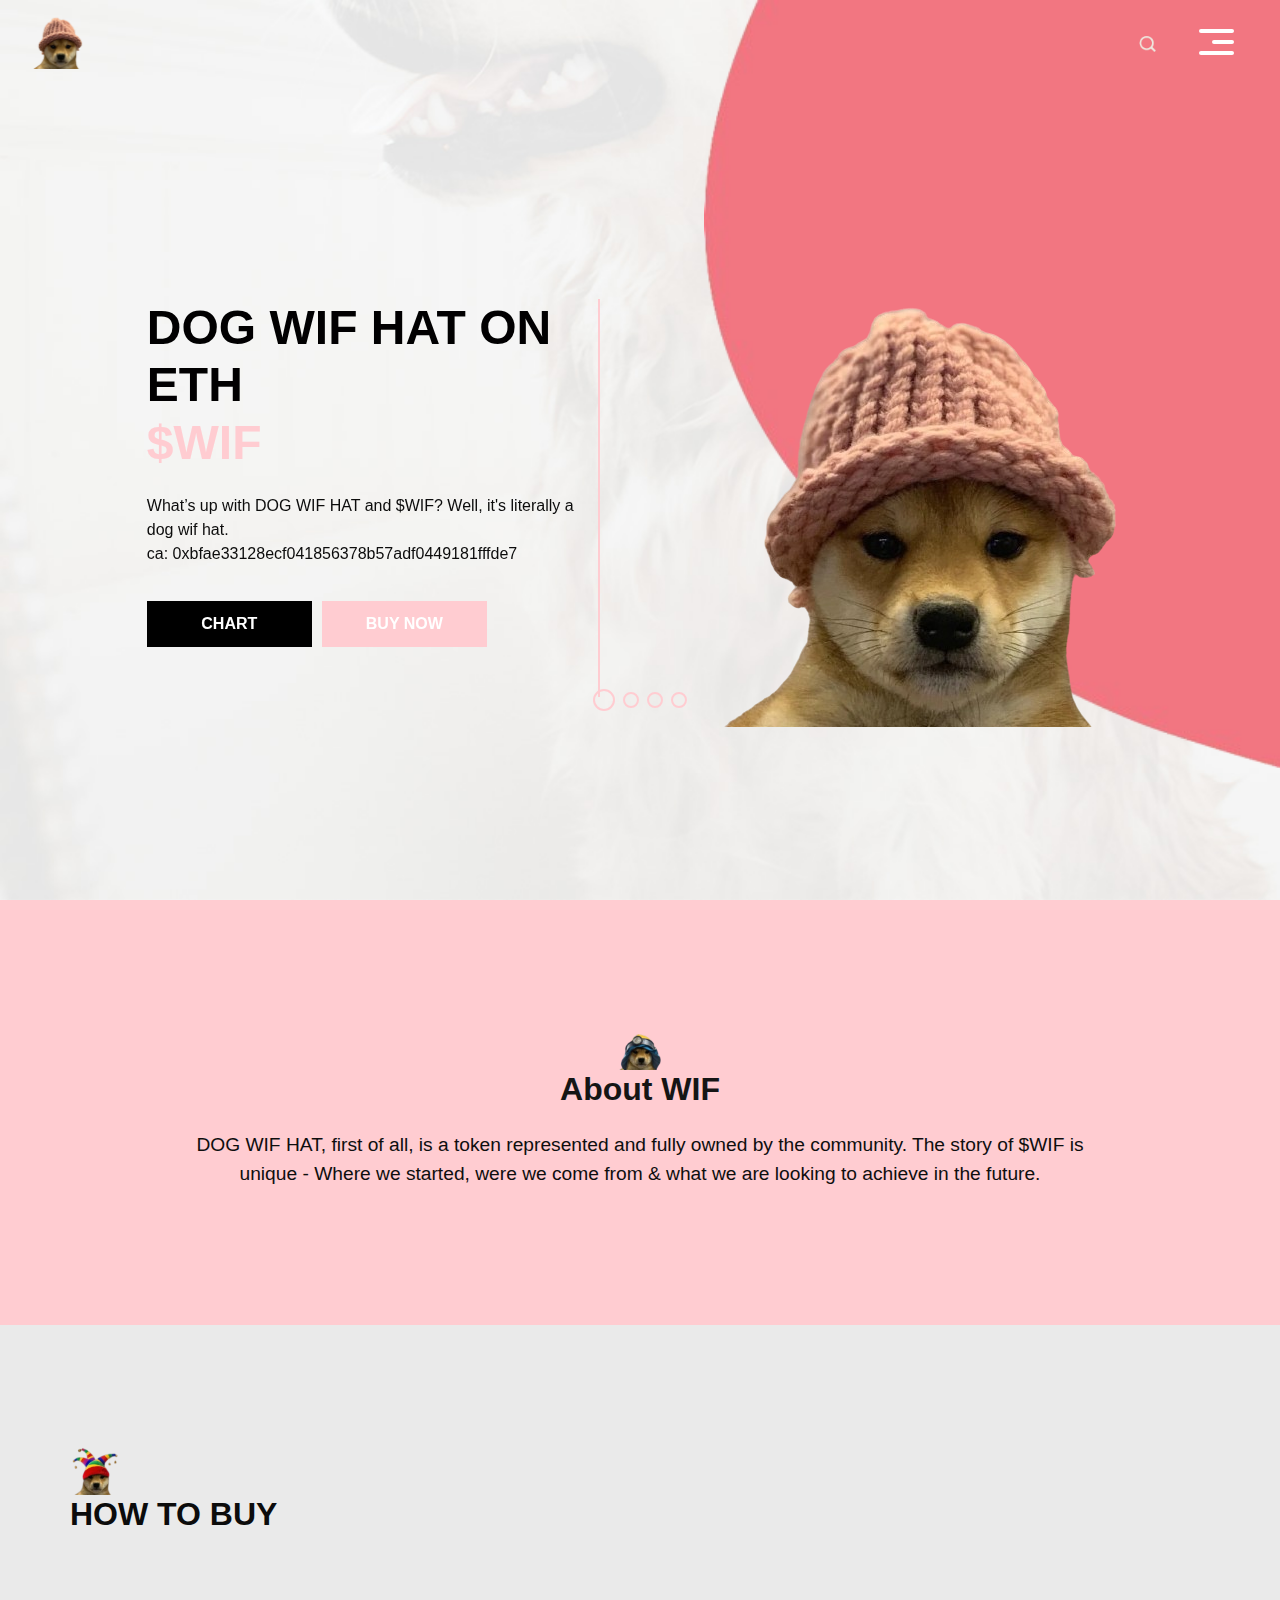
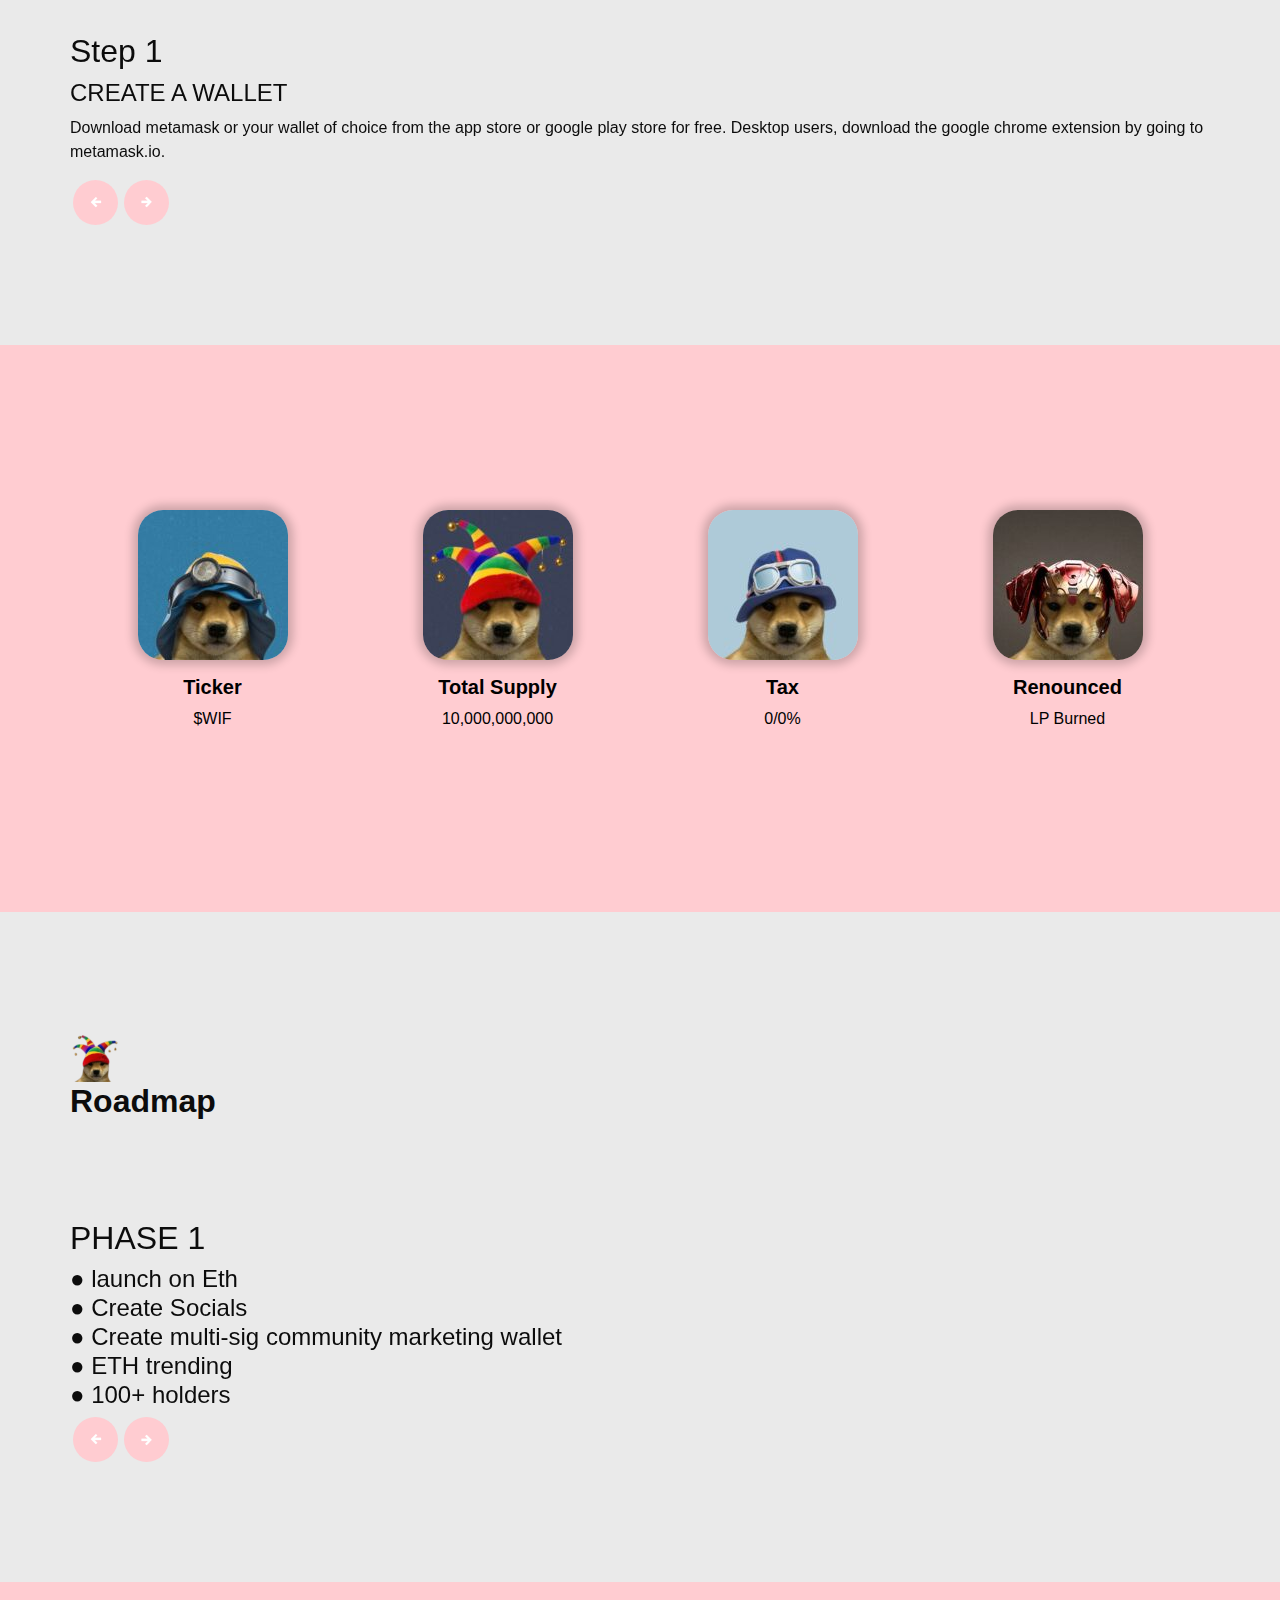
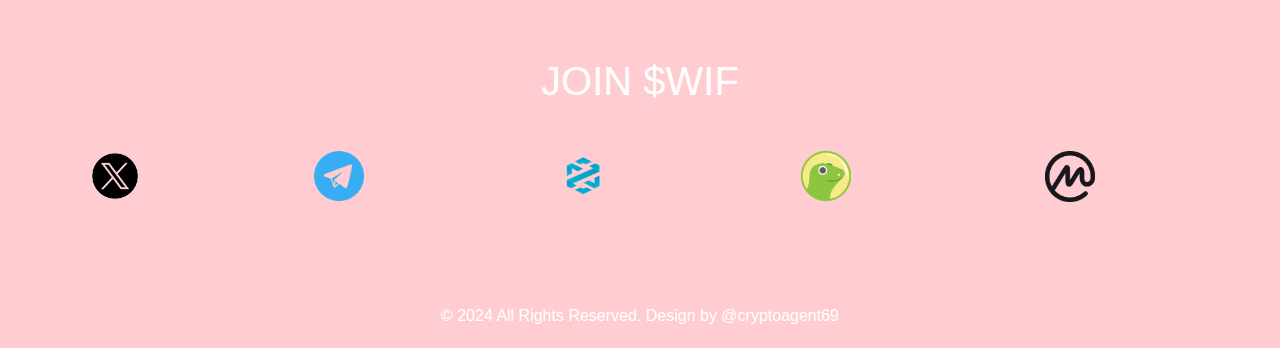
<file: index2.html>
<!DOCTYPE html>
<html>

<head>
  <!-- Basic -->
  <meta charset="utf-8" />
  <meta http-equiv="X-UA-Compatible" content="IE=edge" />
  <!-- Mobile Metas -->
  <meta name="viewport" content="width=device-width, initial-scale=1, shrink-to-fit=no" />
  <!-- Site Metas -->
  <meta name="keywords" content="" />
  <meta name="description" content="" />
  <meta name="author" content="" />
  <link rel="icon" href="images/logo-tr.png">
  <title>DOGWIF ETH</title>

  <!-- bootstrap core css -->
  <link rel="stylesheet" type="text/css" href="css/bootstrap.css" />

  <!-- fonts style -->
 
  <link href="https://unpkg.com/aos@2.3.1/dist/aos.css" rel="stylesheet">
  <link rel="stylesheet" href="https://cdnjs.cloudflare.com/ajax/libs/font-awesome/6.4.2/css/all.min.css">
  <link href="https://fonts.googleapis.com/css?family=Open+Sans|Poppins:400,700&display=swap" rel="stylesheet">
  <!-- Custom styles for this template -->
  <link href="css/style.css" rel="stylesheet" />
  <!-- responsive style -->
  <link href="css/responsive.css" rel="stylesheet" />
</head>

<body>
  <div class="hero_area ">
    <!-- header section strats -->
    <header class="header_section">
      <div class="container-fluid">
        <nav class="navbar navbar-expand-lg custom_nav-container">
          <a class="navbar-brand" href="index.html">
            <img src="images/logo-tr.png" alt="">
          </a>
          <div class="" id="">
            <div class="User_option">
              <form class="form-inline my-2  mb-3 mb-lg-0">
                <input type="search" placeholder="Search">
                <button class="btn   my-sm-0 nav_search-btn" type="submit"></button>
              </form>
            </div>

            <div class="custom_menu-btn">
              <button onclick="openNav()">
                <span class="s-1">

                </span>
                <span class="s-2">

                </span>
                <span class="s-3">

                </span>
              </button>
            </div>
            <div id="myNav" class="overlay">
              <div class="overlay-content">
                <a href="index.html">Home</a>
                <a href=#about >About</a>
                <a href=#join>socials</a>
              </div>
            </div>
          </div>
        </nav>
      </div>
    </header>
    <!-- end header section -->
    <!-- slider section -->
    <section class="slider_section">
      <div id="carouselExampleIndicators" class="carousel slide" data-ride="carousel">
        <ol class="carousel-indicators">
          <li data-target="#carouselExampleIndicators" data-slide-to="0" class="active"></li>
          <li data-target="#carouselExampleIndicators" data-slide-to="1"></li>
          <li data-target="#carouselExampleIndicators" data-slide-to="2"></li>
          <li data-target="#carouselExampleIndicators" data-slide-to="3"></li>
        </ol>
        <div class="carousel-inner">
          <div class="carousel-item active">
            <div class="container-fluid">
              <div class="row">
                <div class="col-md-5 offset-md-1">
                  <div class="detail-box">
                    <div class="number">
                      <h5>
                        
                      </h5>
                    </div>
                    <h1>
                      DOG WIF HAT ON ETH<br>
                      <span>
                        $WIF
                      </span>
                    </h1>
                    <p>
                      What’s up with DOG WIF HAT and $WIF? Well, it's literally a dog wif hat. <br>
                      ca:  0xbfae33128ecf041856378b57adf0449181fffde7
                    </p>
                    <div class="btn-box">
                      <a href="https://www.dextools.io/app/en/ether/pair-explorer/0x64571ea88c809abeea5ddbeb7427ef37f87946d0?t=1715587249227" class="btn-1">
                        CHART
                      </a>
                      <a href="https://app.uniswap.org/swap?outputCurrency=0xbfae33128ecf041856378b57adf0449181fffde7" class="btn-2">
                        BUY NOW
                      </a>
                    </div>
                  </div>
                </div>
                <div class="col-md-6">
                  <div class="img-box">
                    <img src="images/logo-tr.png" alt="">
                  </div>
                </div>
              </div>
            </div>
          </div>
          <div class="carousel-item">
            <div class="container-fluid">
              <div class="row">
                <div class="col-md-5 offset-md-1">
                  <div class="detail-box">
                    <div class="number">
                      <iframe id="dextools-widget"
                      title="DEXTools Trading Chart"
                      width="500" height="400"
                      src="https://www.dextools.io/widget-chart/en/ether/pe-light/0x64571ea88c809abeea5ddbeb7427ef37f87946d0?theme=light&chartType=2&chartResolution=30&drawingToolbars=false"></iframe>
                    </div>
                  </div>
                </div>
                <div class="col-md-6">
                  <div class="img-box">
                    <img src="images/blue-hat.png" alt="">
                  </div>
                </div>
              </div>
            </div>
          </div>
          <div class="carousel-item">
            <div class="container-fluid">
              <div class="row">
                <div class="col-md-5 offset-md-1">
                  <div class="detail-box">
                    <div class="number">
                      <h5>
                        
                      </h5>
                    </div>
                    <h1>
                      DOG WIF HAT ON ETH<br>
                      <span>
                        $WIF
                      </span>
                    </h1>
                    <p>
                      What’s up with DOG WIF HAT and $WIF? Well, it's literally a dog wif hat. <br>
                      ca:  0xbfae33128ecf041856378b57adf0449181fffde7
                    </p>
                    <div class="btn-box">
                      <a href="https://www.dextools.io/app/en/ether/pair-explorer/0x64571ea88c809abeea5ddbeb7427ef37f87946d0?t=1715587249227" class="btn-1">
                        CHART
                      </a>
                      <a href="https://app.uniswap.org/swap?outputCurrency=0xbfae33128ecf041856378b57adf0449181fffde7" class="btn-2">
                        BUY NOW
                      </a>
                    </div>
                  </div>
                </div>
                <div class="col-md-6">
                  <div class="img-box">
                    <img src="images/logo-tr.png" alt="">
                  </div>
                </div>
              </div>
            </div>
          </div>
          <div class="carousel-item">
            <div class="container-fluid">
              <div class="row">
                <div class="col-md-5 offset-md-1">
                  <div class="detail-box">
                    <div class="number">
                      <blockquote class="twitter-tweet" ><p lang="in" dir="ltr">TG: <a href="https://t.co/mbJBpgXsop">https://t.co/mbJBpgXsop</a><br><br>CA:<br>0xbfae33128ecf041856378b57adf0449181fffde7<a href="https://t.co/mbJBpgXsop">https://t.co/mbJBpgXsop</a></p>&mdash; WIFCOIN_ETH (@WIFCOIN_ETH) <a href="https://twitter.com/WIFCOIN_ETH/status/1789854985473126668?ref_src=twsrc%5Etfw">May 13, 2024</a></blockquote> <script async src="https://platform.twitter.com/widgets.js" charset="utf-8"></script> 
                    </div>
                  </div>
                </div>
                <div class="col-md-6">
                  <div class="img-box">
                    <img src="images/blue-hat.png" alt="">
                  </div>
                </div>
              </div>
            </div>
          </div>
        </div>
      </div>

    </section>
    <!-- end slider section -->
  </div>

  <!-- about section -->

  <section class="about_section layout_padding">
    <div class="container">
      <div class="detail-box">
        <div class="heading_container">
          <img src="images/dog1-tr.png" alt="" id="about">
          <h2>
            About WIF
          </h2>
        </div>
        <p>
          DOG WIF HAT, first of all, is a token represented and fully owned by the community.

          The story of $WIF is unique - Where we started, were we come from & what we are looking to achieve in the future. 
        </p>
       
      </div>
    </div>
  </section>

  <!-- end about section -->
  <!-- client section -->

  <section class="client_section layout_padding">
    <div class="container">
      <div class="heading_container">
        <img src="images/dog-2-tr.png" alt="">
        <h2>
          HOW TO BUY
        </h2>
        <p>
          
        </p>
      </div>
      <div id="carouselExampleControls1" class="carousel slide" data-ride="carousel">
        <div class="carousel-inner">
          <div class="carousel-item active">
            <div class="box">
              
                
              </div>
              <div class="detail-box">
                <h2>Step 1</h2>
                <h4>
                   CREATE A WALLET
                </h4>
                <p>
                  Download metamask or your wallet of choice from the app store or google play store for free. Desktop users, download the google chrome extension by going to metamask.io.
                </p>
               
              
            </div>
          </div>
          <div class="carousel-item">
            <div class="box">
             
              <div class="detail-box">
                <h2>Step 2</h2>
                <h4>
                  Get Some ETH
                </h4>
                <p>
                  Have ETH in your wallet to switch to $WIF. If you don't have any ETH, you can buy directly on metamask, transfer from another wallet, or buy on another exchange and send it
to your wallet.
                </p>
                
              </div>
            </div>
          </div>
          <div class="carousel-item">
            <div class="box">
             
              <div class="detail-box">
                <h2>Step 3</h2>
                <h4>
                 Go to Uniswap
                </h4>
                <p>
                  connect to Uniswap. Go to app.uniswap.org in google chrome or on the browser inside your Metamask app. Connect your wallet. Paste the
$WIF token address into Uniswap, select $WIF, and confirm. When Metamask prompts you for a wallet signature, sign.
                </p>
                
              </div>
            </div>
          </div>
        </div>
        <div class="carousel_btn-box">
          <a class="carousel-control-prev" href="#carouselExampleControls1" role="button" data-slide="prev">
            <span class="sr-only">Previous</span>
          </a>
          <a class="carousel-control-next" href="#carouselExampleControls1" role="button" data-slide="next">
            <span class="sr-only">Next</span>
          </a>
        </div>
      </div>
    </div>
  </section>

  <!-- end client section -->
  
  <!-- animal section -->

  <section class="animal_section layout_padding">
    <div class="container">
      <div class="animal_container">
        <div class="box b1">
          <div class="img-box">
            <img src="images/dog-1.jpeg" alt="">
          </div>
          <div class="detail-box">
            <h5>
             Ticker
            </h5>
            <p>
            $WIF 
            </p>
          </div>
        </div>
        <div class="box b2">
          <div class="img-box">
            <img src="images/dog-2.jpeg" alt="">
          </div>
          <div class="detail-box">
            <h5>
              Total Supply
            </h5>
            <p>
              10,000,000,000
            </p>
          </div>
        </div>
        <div class="box b1">
          <div class="img-box">
            <img src="images/dog-3.jpg" alt="">
          </div>
          <div class="detail-box">
            <h5>
              Tax
            </h5>
            <p>
              0/0%
            </p>
          </div>
        </div>
        <div class="box b2">
          <div class="img-box">
            <img src="images/dog-4.jpeg" alt="">
          </div>
          <div class="detail-box">
            <h5>
              Renounced
            </h5>
            <p>
              LP Burned
            </p>
          </div>
        </div>
      </div>
    </div>
  </section>

  <!-- end animal section -->





  

<!-- Roadmap  section -->

<section class="rm_section layout_padding">
  <div class="container">
    <div class="heading_container">
      <img src="images/dog-2-tr.png" alt="">
      <h2>
        Roadmap
      </h2>
      <p>
        
      </p>
    </div>
    <div id="carouselExampleControls" class="carousel slide" data-ride="carousel">
      <div class="carousel-inner">
        <div class="carousel-item active">
          <div class="box">
            
              
            </div>
            <div class="detail-box">
              <h2>PHASE 1</h2>
              <h4>
                &#9679 launch on Eth <br>
                &#9679 Create Socials <br>
                &#9679 Create multi-sig community marketing wallet <br>
                &#9679 ETH trending <br>
                &#9679 100+ holders <br>
              </h4>
              
             
            
          </div>
        </div>
        <div class="carousel-item">
          <div class="box">
           
            <div class="detail-box">
              <h2>PHASE 2</h2>
              <h4>
                &#9679 coingecko and coinmarketcap listing <br>
                &#9679 1000+ holders <br>
                &#9679 Trending everywhere <br>
                &#9679 Kill first zero <br>
              </h4>
             
              
            </div>
          </div>
        </div>
        <div class="carousel-item">
          <div class="box">
           
            <div class="detail-box">
              <h2>PHASE 3</h2>
              <h4>
                &#9679 Kill second zero <br>
                &#9679 Go shopping and buy more dwag hats <br>
              </h4>
           
              
            </div>
          </div>
        </div>
      </div>
      <div class="carousel_btn-box">
        <a class="carousel-control-prev" href="#carouselExampleControls" role="button" data-slide="prev">
          <span class="sr-only">Previous</span>
        </a>
        <a class="carousel-control-next" href="#carouselExampleControls" role="button" data-slide="next">
          <span class="sr-only">Next</span>
        </a>
      </div>
    </div>
  </div>
</section>

<!-- end client section -->



  <!-- info section -->
  <section class="info_section " id="join">
    <div class="container ">
      <div class="row align-items-center justify-content-between">
          <div class="container ">
              <div class="d-flex align-items-center justify-content-center">
                  <h1 class="te">JOIN $WIF<br></h1>
              </div>
          </div>


          <div class=" col-md-2">
              <div class="home-heading ">
                  <main id="infographic">
                      <section id="text-h">
                          <article data-step="8">
                              <header class="d-flex align-items-center  bg-opacity-10">
                                  <a href="https://twitter.com/WIFCOIN_ETH" target="_blank"><i class=" fa-flip"
                                          ><img src="images/x.png" width="90px"
                                              id="coingecko" /></i> </a>

                              </header>
                          </article>
                      </section>
                  </main>
              </div>
          </div>




          <div class=" col-md-2">
              <div class="home-heading ">
                  <main id="infographic">
                      <section id="text-h">
                          <article data-step="8">
                              <header class="d-flex align-items-center  bg-opacity-10">
                                  <a href="https://t.me/wifcommunityeth" target="_blank"><i class=" fa-flip"
                                          style=><img src="images/telegram.png" width="50px"
                                              id="coingecko" /></i> </a>

                              </header>
                          </article>
                      </section>
                  </main>
              </div>
          </div>

          <div class=" col-md-2">
              <div class="home-heading ">
                  <main id="infographic">
                      <section id="text-h">
                          <article data-step="8">
                              <header class="d-flex align-items-center  bg-opacity-10">
                                  <a href="https://www.dextools.io/app/en/ether/pair-explorer/0x64571ea88c809abeea5ddbeb7427ef37f87946d0?t=1715596230180"
                                      target="_blank"><i class=" fa-flip"
                                          style=><img
                                              src="images/dextools-logo.png" width="50px" id="coingecko" /></i> </a>

                              </header>
                          </article>
                      </section>
                  </main>
              </div>
          </div>
          <div class=" col-md-2">
              <div class="home-heading ">
                  <main id="infographic">
                      <section id="text-h">
                          <article data-step="9">
                              <header class="d-flex align-items-center  bg-opacity-10">
                                  <a href="" target="_blank"><i
                                          class="fa-flip"><img
                                              src="images/[latest] coingecko_logo_without_text.png" width="50px"
                                              id="coingecko" /></i>
                                  </a>
                              </header>
                          </article>
                      </section>
                  </main>
              </div>
          </div>
          <div class=" col-md-2">
              <div class="home-heading ">

                  <main id="infographic">
                      <section id="text-h">

                          <article data-step="10">
                              <header class="d-flex align-items-center  bg-opacity-10">
                                  <a href="#" target="_blank"></a><i class="fa-flip1"
                                      style=><img src="images/CoinMarketCap_Logo.png" width="50px"
                                          id="coingecko" /></i></a>
                              </header>
                          </article>
                      </section>
                  </main>
              </div>
          </div>
      </div>

  </div>


  </section>

  <!-- end info_section -->


  <!-- footer section -->
  <section class="container-fluid footer_section ">
    <p>
      &copy; 2024 All Rights Reserved. Design by
      @cryptoagent69</a>
    </p>
  </section>
  <!-- end  footer section -->


  <script type="text/javascript" src="js/jquery-3.4.1.min.js"></script>
  <script type="text/javascript" src="js/bootstrap.js"></script>
  <script>
    function openNav() {
      document.getElementById("myNav").classList.toggle("menu_width")
      document.querySelector(".custom_menu-btn").classList.toggle("menu_btn-style")
    }
  </script>
   <script src="https://unpkg.com/aos@2.3.1/dist/aos.js"></script>
   <script src="https://cdn.jsdelivr.net/npm/bootstrap@5.3.1/dist/js/bootstrap.bundle.min.js"
       integrity="sha384-HwwvtgBNo3bZJJLYd8oVXjrBZt8cqVSpeBNS5n7C8IVInixGAoxmnlMuBnhbgrkm"
       crossorigin="anonymous"></script>
   <script>
       AOS.init();
   </script>

</body>

</html>
</file>
<file: css/style.css>
@import url('https://fonts.cdnfonts.com/css/lily-clover');
@import url('https://fonts.cdnfonts.com/css/hamish');

body {
  font-family: 'Hamish', sans-serif;
  color: #0c0c0c;
  background-color: #ffccd1;
}
.te{
  font-family: 'Lily Clover', sans-serif;
  
                                                
}
.rm{
  font-size: 12px !important;
}
.rm1{
  font-size: 14px !important;
}
.number{
max-width: 400px;
max-height: 400px;
}
.layout_padding {
  padding-top: 120px;
  padding-bottom: 120px;
}

.layout_padding2 {
  padding-top: 45px;
  padding-bottom: 45px;
}

.layout_padding2-top {
  padding-top: 45px;
}

.layout_padding2-bottom {
  padding-bottom: 45px;
}

.layout_padding-top {
  padding-top: 120px;
}

.layout_padding-bottom {
  padding-bottom: 120px;
}

.heading_container {
  display: -webkit-box;
  display: -ms-flexbox;
  display: flex;
  -webkit-box-orient: vertical;
  -webkit-box-direction: normal;
      -ms-flex-direction: column;
          flex-direction: column;
  -webkit-box-align: start;
      -ms-flex-align: start;
          align-items: flex-start;
}

.heading_container img {
  max-width: 50px;
}

.heading_container h2 {
  font-weight: bold;
}

/*header section*/
.hero_area {
  height: 100vh;
  background-image: url(../images/hero-bg.jpg);
  background-size: cover;
  display: -webkit-box;
  display: -ms-flexbox;
  display: flex;
  -webkit-box-orient: vertical;
  -webkit-box-direction: normal;
      -ms-flex-direction: column;
          flex-direction: column;
  position: relative;
}

.hero_area::before {
  content: "";
  position: absolute;
  top: 0;
  right: 0;
  width: 45%;
  height: 88%;
  background-image: url(../images/hero-bg2.png);
  background-size: cover;
  background-position: left bottom;
  background-repeat: no-repeat;
}

.sub_page .hero_area {
  height: auto;
  background: none;
}

.sub_page .hero_area::before {
  width: 225px;
  height: 110px;
}

.header_section .container-fluid {
  padding-right: 25px;
  padding-left: 25px;
}

.header_section .nav_container {
  margin: 0 auto;
}

.custom_nav-container.navbar-expand-lg .navbar-nav .nav-item .nav-link {
  padding: 10px 15px;
  color: #ffccd1;
  text-align: center;
  text-transform: uppercase;
}

.custom_nav-container.navbar-expand-lg .navbar-nav .nav-item.active .nav-link, .custom_nav-container.navbar-expand-lg .navbar-nav .nav-item:hover .nav-link {
  color: #ffccd1;
}

a,
a:hover,
a:focus {
  text-decoration: none;
}

a:hover,
a:focus {
  color: initial;
}

.btn,
.btn:focus {
  outline: none !important;
  -webkit-box-shadow: none;
          box-shadow: none;
}

.custom_nav-container .nav_search-btn {
  background-image: url(../images/search-icon.png);
  background-size: 17px;
  background-repeat: no-repeat;
  background-position: center;
  width: 35px;
  height: 35px;
  padding: 0;
  border: none;
}

.navbar-brand {
  display: -webkit-box;
  display: -ms-flexbox;
  display: flex;
  -webkit-box-orient: vertical;
  -webkit-box-direction: normal;
      -ms-flex-direction: column;
          flex-direction: column;
  -webkit-box-align: center;
      -ms-flex-align: center;
          align-items: center;
}

.navbar-brand img {
  width: 65px;
}

.custom_nav-container {
  z-index: 99999;
  padding: 0;
  height: 80px;
  -webkit-box-pack: justify;
      -ms-flex-pack: justify;
          justify-content: space-between;
}

.custom_nav-container .navbar-toggler {
  outline: none;
}

.custom_nav-container .navbar-toggler .navbar-toggler-icon {
  background-image: url(../images/menu.png);
  background-size: 50px;
  width: 30px;
  height: 30px;
}

.lg_toggl-btn {
  background-color: transparent;
  border: none;
  outline: none;
  width: 56px;
  height: 40px;
  cursor: pointer;
}

.lg_toggl-btn:focus {
  outline: none;
}

.User_option {
  display: -webkit-box;
  display: -ms-flexbox;
  display: flex;
  -webkit-box-align: center;
      -ms-flex-align: center;
          align-items: center;
  margin-left: auto;
  margin-right: 75px;
}

.User_option .form-inline {
  position: relative;
  margin-right: 15px;
}

.User_option .form-inline input {
  display: none;
}

.custom_menu-btn {
  z-index: 9;
  position: absolute;
  right: 15px;
  top: 7px;
}

.custom_menu-btn button {
  margin-top: 14px;
  outline: none;
  border: none;
  background-color: transparent;
}

.custom_menu-btn button span {
  display: block;
  width: 35px;
  height: 4px;
  background-color: #ffffff;
  margin: 7px 0;
  -webkit-transition: all 0.3s;
  transition: all 0.3s;
  border-radius: 5px;
}

.menu_btn-style {
  position: fixed;
  right: 29px;
  top: 7px;
}

.custom_menu-btn .s-2 {
  -webkit-transition: all 0.1s;
  transition: all 0.1s;
  width: 22px;
  margin-left: auto;
}

.menu_btn-style button .s-1 {
  -webkit-transform: rotate(45deg) translateY(16px);
          transform: rotate(45deg) translateY(16px);
}

.menu_btn-style button .s-2 {
  -webkit-transform: translateX(100px);
          transform: translateX(100px);
}

.menu_btn-style button .s-3 {
  -webkit-transform: rotate(-45deg) translateY(-16px);
          transform: rotate(-45deg) translateY(-16px);
}

.overlay {
  height: 100%;
  width: 0;
  position: fixed;
  z-index: 1;
  top: 0;
  left: 0;
  opacity: 0.9;
  background-color: rgba(255,204,209,255);
  overflow-x: hidden;
  -webkit-transition: 0.5s;
  transition: 0.5s;
}

.overlay .closebtn {
  position: absolute;
  top: 0;
  right: 30px;
  font-size: 60px;
}

.overlay a {
  padding: 0px;
  text-decoration: none;
  font-size: 22px;
  color:black;
  display: block;
  -webkit-transition: 0.3s;
  transition: 0.3s;
  margin-bottom: 15px;
  text-transform: uppercase;
  opacity: 0;
}

.overlay-content {
  position: relative;
  top: 30%;
  width: 100%;
  text-align: center;
  margin-top: 30px;
}

.menu_width {
  width: 100%;
}

.menu_width.overlay a {
  opacity: 1;
}

/*end header section*/
/* slider section */
.slider_section {
  -webkit-box-flex: 1;
      -ms-flex: 1;
          flex: 1;
  display: -webkit-box;
  display: -ms-flexbox;
  display: flex;
  -webkit-box-pack: center;
      -ms-flex-pack: center;
          justify-content: center;
  -webkit-box-align: center;
      -ms-flex-align: center;
          align-items: center;
  position: relative;
}

.slider_section .detail-box {
  margin: 45px 5% 0 5%;
  padding-bottom: 45px;
  border-right: 2px solid #ffccd1;
}

.slider_section .detail-box h1 {
  font-weight: bold;
  color: #010001;
  font-size: 3rem;
  padding-bottom: 15px;
  position: relative;
}

.slider_section .detail-box h1 span {
  color: #ffccd1;
}

.slider_section .detail-box .btn-box {
  display: -webkit-box;
  display: -ms-flexbox;
  display: flex;
  margin: 30px -5px 0 -5px;
  -ms-flex-wrap: wrap;
      flex-wrap: wrap;
}

.slider_section .detail-box .btn-box a {
  margin: 5px;
  width: 165px;
  text-align: center;
}

.slider_section .detail-box .btn-box .btn-1 {
  display: inline-block;
  padding: 10px 0px;
  background-color: black;
  color: #ffffff;
  -webkit-transition: all 0.3s;
  transition: all 0.3s;
  border: 1px solid black;
  border-radius: 0;
  font-weight: 800;
  font-style: inherit;
}

.slider_section .detail-box .btn-box .btn-1:hover {
  background-color: transparent;
  color: #0a2050;
}

.slider_section .detail-box .btn-box .btn-2 {
  display: inline-block;
  padding: 10px 0px;
  background-color: #ffccd1;
  color: #ffffff;
  -webkit-transition: all 0.3s;
  transition: all 0.3s;
  border: 1px solid #ffccd1;
  border-radius: 0;
  font-weight: 800;
}

.slider_section .detail-box .btn-box .btn-2:hover {
  background-color: transparent;
  color: #ffccd1;
}

.slider_section .img-box img {
  max-width: 100%;
}

.slider_section #carouselExampleIndicators {
  width: 100%;
}

.slider_section .carousel-indicators {
  -webkit-box-align: center;
      -ms-flex-align: center;
          align-items: center;
}

.slider_section .carousel-indicators li {
  width: 12px;
  height: 12px;
  opacity: 1;
  background: none;
  border: 2px solid #ffccd1;
  color: #000000;
  position: relative;
  margin: 0 4px;
  border-radius: 100%;
}

.slider_section .carousel-indicators li.active {
  width: 18px;
  height: 18px;
}

.slider_section .li_before::before {
  content: "";
  position: absolute;
  left: -5px;
  top: 3.5px;
  width: 1.5px;
  height: 17px;
  background-color: #ffccd1;
  border-radius: 5px;
  -webkit-transform: rotate(25deg);
          transform: rotate(25deg);
}

.about_section .detail-box {
  text-align: center;
  width: 80%;
  margin: auto;
  background-color: #ffccd1;
  font-size: 1.2em;
}

.about_section .detail-box .heading_container {
  -webkit-box-align: center;
      -ms-flex-align: center;
          align-items: center;
  text-align: center;
}

.about_section .detail-box .heading_container h2 {
  color: #151515;
}

.about_section .detail-box p {
  color: #0e0e0e;
  margin-top: 15px;
}

.about_section .detail-box .btn-box {
  display: -webkit-box;
  display: -ms-flexbox;
  display: flex;
  -webkit-box-pack: center;
      -ms-flex-pack: center;
          justify-content: center;
  margin-top: 25px;
}

.about_section .detail-box .btn-box a {
  display: -webkit-box;
  display: -ms-flexbox;
  display: flex;
  -webkit-box-align: center;
      -ms-flex-align: center;
          align-items: center;
  color: #ffccd1;
  text-transform: uppercase;
}

.about_section .detail-box .btn-box a img {
  margin-left: 5px;
}

.animal_section {
  /*background-image: url(../images/animal-bg.jpg);*/
  background-color: #ffccd1;
  background-size: cover;
  color: black;
}

.animal_section .animal_container {
  display: -webkit-box;
  display: -ms-flexbox;
  display: flex;
  -ms-flex-wrap: wrap;
      flex-wrap: wrap;
  -webkit-box-pack: center;
      -ms-flex-pack: center;
          justify-content: center;
}

.animal_section .animal_container .box {
  display: -webkit-box;
  display: -ms-flexbox;
  display: flex;
  -webkit-box-orient: vertical;
  -webkit-box-direction: normal;
      -ms-flex-direction: column;
          flex-direction: column;
  -webkit-box-align: center;
      -ms-flex-align: center;
          align-items: center;
  text-align: center;
  margin: 45px 2.5%;
  -ms-flex-preferred-size: 20%;
      flex-basis: 20%;
}

.animal_section .animal_container .box .img-box {
  border-radius: 25px;
  overflow: hidden;
  -webkit-box-shadow: 0 0 10px 5px rgba(0, 0, 0, 0.2);
          box-shadow: 0 0 10px 5px rgba(0, 0, 0, 0.2);
}

.animal_section .animal_container .box .img-box img {
  width: 100%;
}

.animal_section .animal_container .box .detail-box {
  margin-top: 15px;
}

.animal_section .animal_container .box .detail-box h5 {
  font-weight: bold;
}

.animal_section .animal_container .box.b1 {
  -webkit-animation: odd-box-animate 3s infinite;
          animation: odd-box-animate 3s infinite;
}

.animal_section .animal_container .box.b2 {
  -webkit-animation: even-box-animate 3s infinite;
          animation: even-box-animate 3s infinite;
}

@-webkit-keyframes odd-box-animate {
  0% {
    -webkit-transform: translateY(45px);
            transform: translateY(45px);
  }
  50% {
    -webkit-transform: translateY(-45px);
            transform: translateY(-45px);
  }
  100% {
    -webkit-transform: translateY(45px);
            transform: translateY(45px);
  }
}

@keyframes odd-box-animate {
  0% {
    -webkit-transform: translateY(45px);
            transform: translateY(45px);
  }
  50% {
    -webkit-transform: translateY(-45px);
            transform: translateY(-45px);
  }
  100% {
    -webkit-transform: translateY(45px);
            transform: translateY(45px);
  }
}

@-webkit-keyframes even-box-animate {
  0% {
    -webkit-transform: translateY(-45px);
            transform: translateY(-45px);
  }
  50% {
    -webkit-transform: translateY(45px);
            transform: translateY(45px);
  }
  100% {
    -webkit-transform: translateY(-45px);
            transform: translateY(-45px);
  }
}

@keyframes even-box-animate {
  0% {
    -webkit-transform: translateY(-45px);
            transform: translateY(-45px);
  }
  50% {
    -webkit-transform: translateY(45px);
            transform: translateY(45px);
  }
  100% {
    -webkit-transform: translateY(-45px);
            transform: translateY(-45px);
  }
}



.rm_section {
  background-color:#eaeaea; 
  background-size: cover;
}

.rm_section #carouselExampleControls1 {
  display: -webkit-box;
  display: -ms-flexbox;
  display: flex;
  -webkit-box-align: center;
      -ms-flex-align: center;
          align-items: center;
}

.rm_section .box {
  display: -webkit-box;
  display: -ms-flexbox;
  display: flex;
  margin-top: 75px;
}

.rm_section .box .img-box {
  margin-right: 25px;
  min-width: 250px;
}

.rm_section .box .img-box img {
  width: 100%;
}

.rm_section .box .detail-box h4 {
  text-transform: uppercase;
  font-size: 24px;
}

.rm_section .box .detail-box img {
  width: 25px;
}

.rm_section .carousel_btn-box {
  display: -webkit-box;
  display: -ms-flexbox;
  display: flex;
  -webkit-box-align: center;
      -ms-flex-align: center;
          align-items: center;
}

.rm_section .carousel_btn-box .carousel-control-prev,
.rm_section .carousel_btn-box .carousel-control-next {
  position: unset;
  width: 45px;
  height: 45px;
  background-color:#ffccd1;
  opacity: 1;
  border-radius: 100%;
  background-repeat: no-repeat;
  background-position: center;
  margin: 0 3px;
}

.rm_section .carousel_btn-box .carousel-control-prev:hover,
.rm_section .carousel_btn-box .carousel-control-next:hover {
  background-color: #000000;
}

.rm_section .carousel_btn-box .carousel-control-prev {
  background-image: url(../images/prev.png);
}

.rm_section .carousel_btn-box .carousel-control-next {
  background-image: url(../images/next.png);
}



.info_section {
  background-color: #ffccd1;
  color: #ffffff;
  padding: 40px 0 75px 0;
  font-family: "Open Sans",
 sans-serif;
}

.info_section .row > div {
  margin-top: 35px;
}

.info_section h5 {
  text-transform: uppercase;
  margin-bottom: 25px;
}

.info_time p {
  text-transform: uppercase;
}

.info_form input {
  width: 100%;
  border: none;
  height: 40px;
  margin-bottom: 10px;
  padding-left: 25px;
  background-color: #eaeaea;
  outline: none;
  color: #101010;
}

.info_form button {
  width: 100%;
  outline: none;
  border: none;
  color: #fff;
  text-transform: uppercase;
  display: inline-block;
  padding: 4px 45px;
  background-color: #e7d619;
  color: #0a2050;
  -webkit-transition: all 0.3s;
  transition: all 0.3s;
  border: 1px solid #e7d619;
  border-radius: 0;
}

.info_form button:hover {
  background-color: transparent;
  color: #e7d619;
}

.info_social .social_container {
  display: -webkit-box;
  display: -ms-flexbox;
  display: flex;
}

.info_social .social_container a {
  margin: 0 5px;
}

.info_social .social_container a img {
  width: 35px;
}

.info_contact > div {
  display: -webkit-box;
  display: -ms-flexbox;
  display: flex;
  -webkit-box-align: center;
      -ms-flex-align: center;
          align-items: center;
  margin: 10px 0;
}

.info_contact > div img {
  height: auto;
  margin-right: 12px;
}

.info_contact > div p {
  margin: 0;
}

/* footer section*/
.footer_section {
  display: -webkit-box;
  display: -ms-flexbox;
  display: flex;
  -webkit-box-orient: vertical;
  -webkit-box-direction: normal;
      -ms-flex-direction: column;
          flex-direction: column;
  -webkit-box-pack: center;
      -ms-flex-pack: center;
          justify-content: center;
  background-color: #ffccd1;
}

.footer_section p {
  color: #ffffff;
  margin: 0;
  padding: 25px 0 20px 0;
  margin: 0 auto;
  text-align: center;
}

.footer_section a {
  color: #ffffff;
}

.client_section {
  background-color:#eaeaea;
  background-size: cover;
}

.client_section #carouselExampleControls {
  display: -webkit-box;
  display: -ms-flexbox;
  display: flex;
  -webkit-box-align: center;
      -ms-flex-align: center;
          align-items: center;
}

.client_section .box {
  display: -webkit-box;
  display: -ms-flexbox;
  display: flex;
  margin-top: 75px;
}

.client_section .box .img-box {
  margin-right: 25px;
  min-width: 250px;
}

.client_section .box .img-box img {
  width: 100%;
}

.client_section .box .detail-box h4 {
  text-transform: uppercase;
  font-size: 24px;
}

.client_section .box .detail-box img {
  width: 25px;
}

.client_section .carousel_btn-box {
  display: -webkit-box;
  display: -ms-flexbox;
  display: flex;
  -webkit-box-align: center;
      -ms-flex-align: center;
          align-items: center;
}

.client_section .carousel_btn-box .carousel-control-prev,
.client_section .carousel_btn-box .carousel-control-next {
  position: unset;
  width: 45px;
  height: 45px;
  background-color:#ffccd1;
  opacity: 1;
  border-radius: 100%;
  background-repeat: no-repeat;
  background-position: center;
  margin: 0 3px;
}

.client_section .carousel_btn-box .carousel-control-prev:hover,
.client_section .carousel_btn-box .carousel-control-next:hover {
  background-color: #000000;
}

.client_section .carousel_btn-box .carousel-control-prev {
  background-image: url(../images/prev.png);
}

.client_section .carousel_btn-box .carousel-control-next {
  background-image: url(../images/next.png);
}

/* end footer section*/
/*# sourceMappingURL=style.css.map */
</file>
<file: css/responsive.css>
@media (max-width: 1120px) {
  .slider_section .detail-box {
    border: none;
  }
}

@media (max-width: 992px) {
  .hero_area {
    height: auto;
  }

  .slider_section {
    padding-bottom: 75px;
  }

  .carousel-indicators {
    bottom: -35px;
  }

  .animal_section .animal_container .box {
    flex-basis: 45%;
  }

  .contact_section .form_container {
    padding: 0;
  }
}

@media (max-width: 768px) {


  .layout_padding {
    padding-top: 90px;
    padding-bottom: 90px;
  }

  .layout_padding-top {
    padding-top: 90px;
  }

  .layout_padding-bottom {
    padding-bottom: 90px;
  }

  .hero_area::before {
    width: 225px;
    height: 110px;
  }

  .slider_section .detail-box {
    text-align: center;
  }

  .slider_section .detail-box .btn-box {
    justify-content: center;
  }

  .about_section .detail-box {
    width: 100%;
  }

  .slider_section .img-box {
    margin-bottom: 35px;
  }

  .us_section .us_container {
    flex-direction: column;
  }

  .us_section .us_container .box:not(:last-child) {
    margin-bottom: 45px;
  }

  .us_section .us_container::before {
    display: none;
  }

  .pet_section .img-box {
    padding: 0;
    margin-left: 75px;
  }

  .pet_section .detail-box {

    margin-top: 90px;

  }

  .pet_section .detail-box .heading_container {

    align-items: flex-start;
    text-align: left;

  }

  .food_section {
    background: linear-gradient(to bottom, #0a2050 30%, transparent 30%);

  }

  .food_section .food_container {
    flex-direction: column;
    align-items: center;
  }

  .food_section .food_container .box:not(:last-child) {
    margin-bottom: 35px;
  }

  .client_section #carouselExampleControls {
    flex-direction: column;
    align-items: center;
  }

  .client_section .carousel_btn-box {
    margin-top: 45px;
  }

  .contact_section .map_container {
    margin: 0;
  }

  .info_section .row>div {

    text-align: center;
    display: flex;
    flex-direction: column;
    align-items: center;

  }

}

@media (max-width: 576px) {
  .heading_container {
    align-items: center;
    text-align: center;
  }

  .slider_section .detail-box h1 {
    font-size: 2.5rem;
  }

  .animal_section .animal_container .box {
    flex-basis: 95%;
    animation: none !important;
  }


  .client_section .box {
    flex-direction: column;
    align-items: center;
    text-align: center;
  }

  .client_section .box .img-box {
    margin: 0;
    margin-bottom: 25px;
  }

  .contact_section .map_container {
    height: 475px;
  }

}

@media (max-width: 480px) {
  .pet_section .img-box::before {
    background-size: cover;
  }
}

@media (max-width: 420px) {}

@media (max-width: 375px) {
  .contact_section .map_container {
    height: 400px;
  }
}

@media (min-width: 1200px) {
  .container {
    max-width: 1170px;
  }
}
</file>
